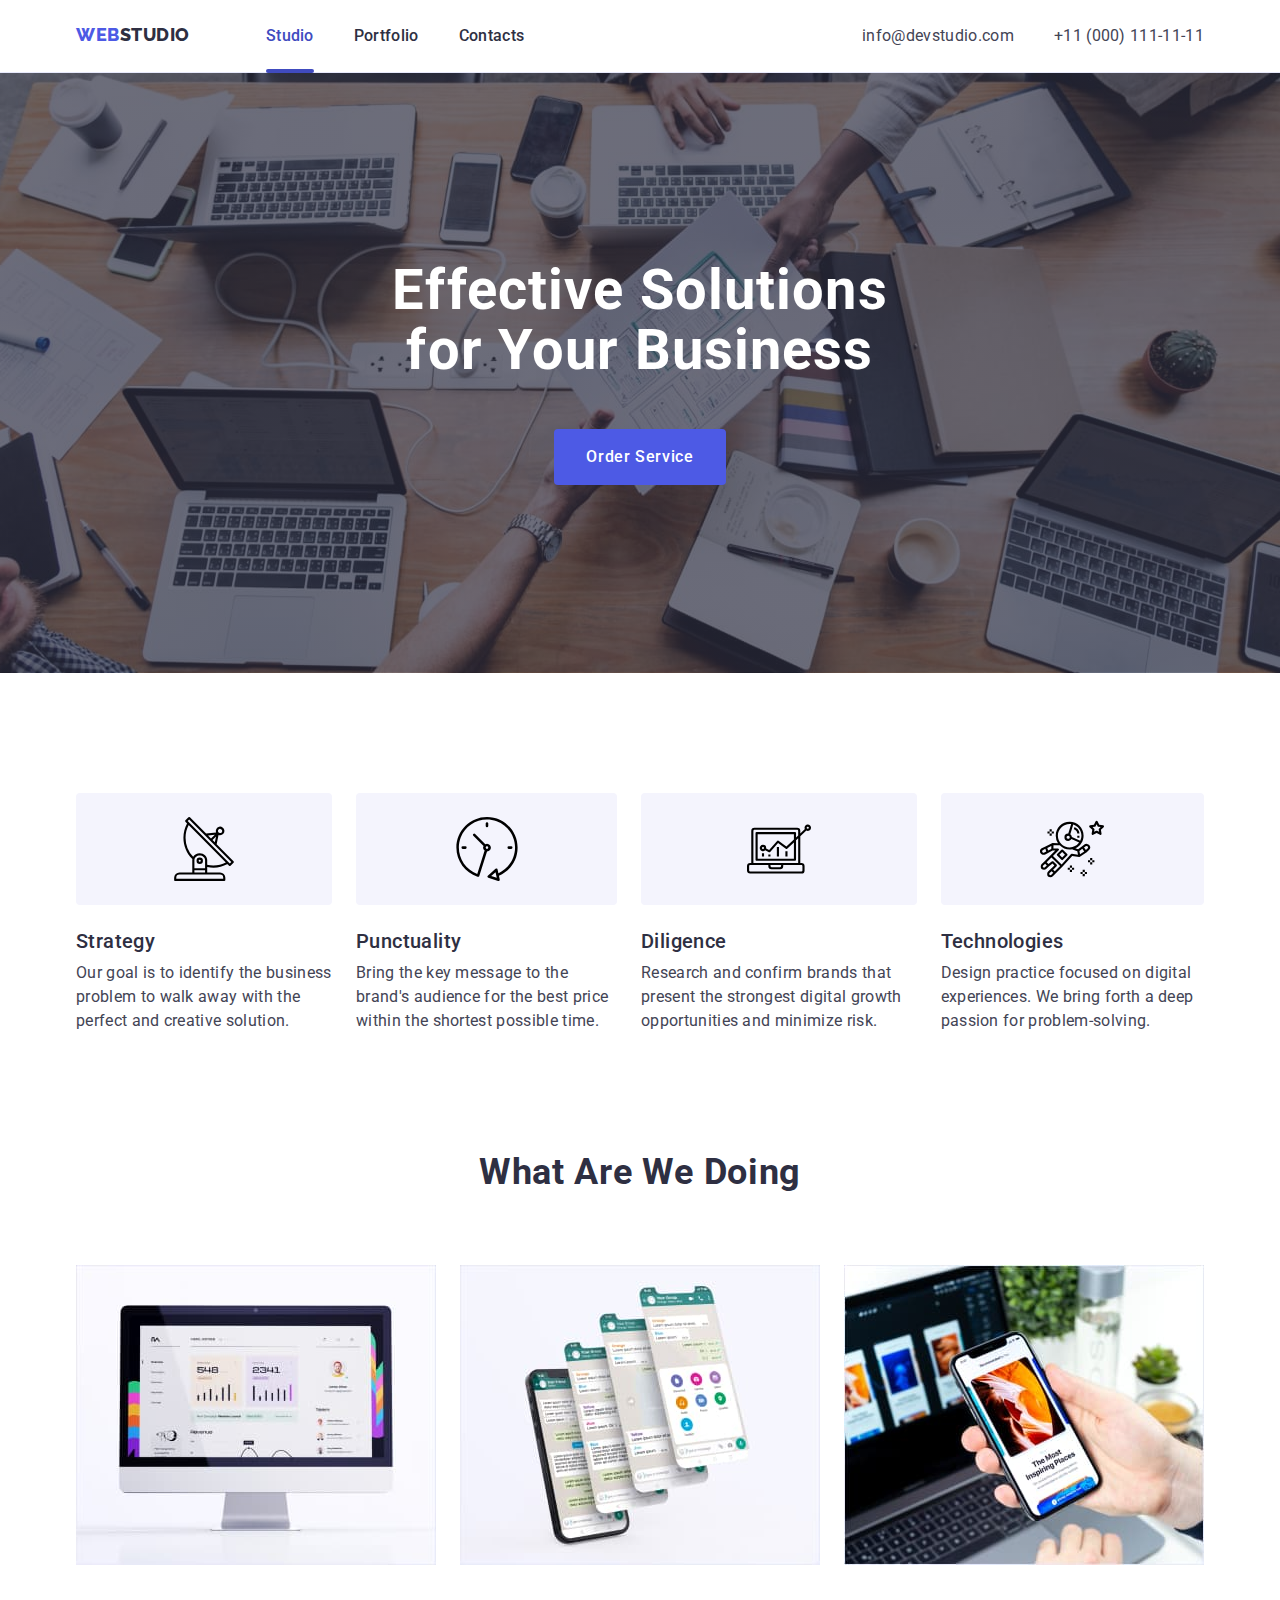
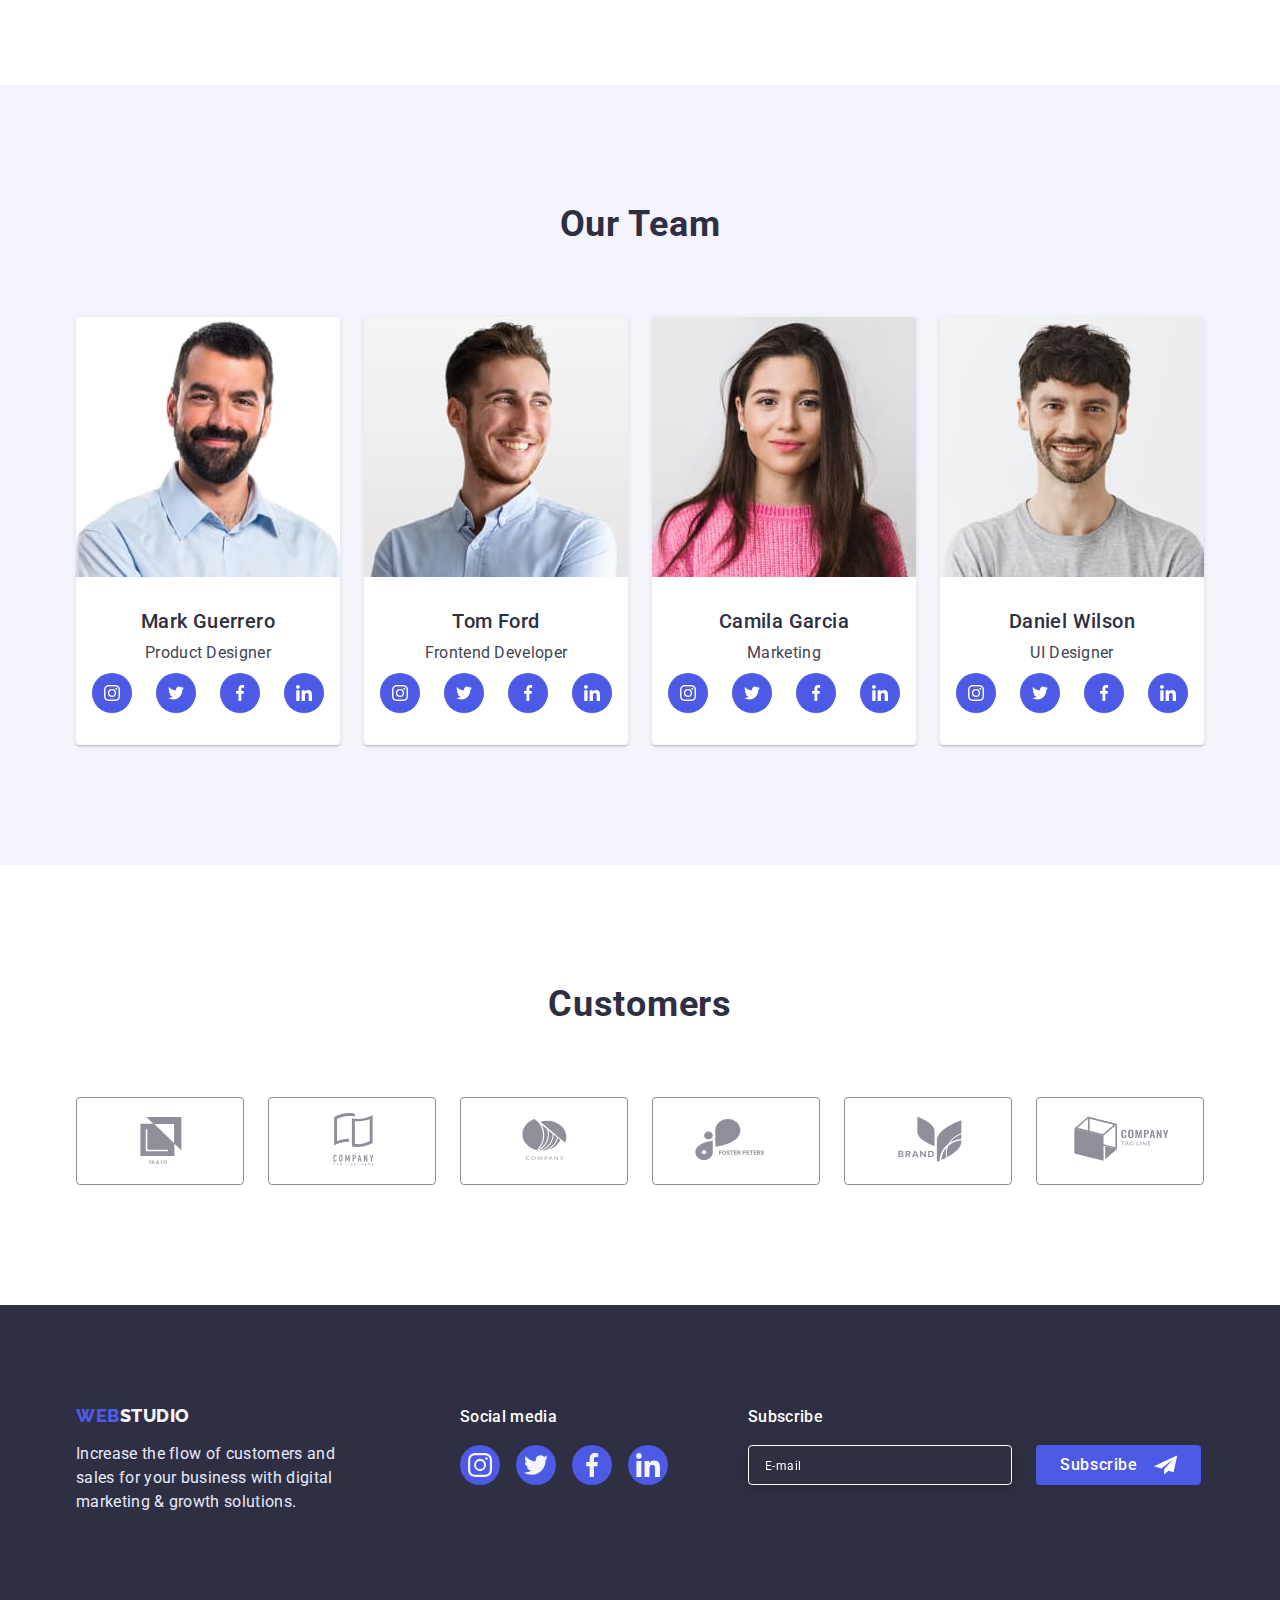
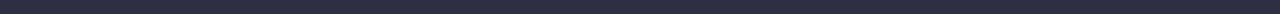
<file: index.html>
<!DOCTYPE html>
<html lang="en">
  <head>
    <meta charset="UTF-8" />
    <meta http-equiv="X-UA-Compatible" content="IE=edge" />
    <meta name="viewport" content="width=device-width, initial-scale=1.0" />
    <title>WebStudio</title>
    <link rel="preconnect" href="https://fonts.googleapis.com" />
    <link rel="preconnect" href="https://fonts.gstatic.com" crossorigin />
    <link
      href="https://fonts.googleapis.com/css2?family=Raleway:wght@800&family=Roboto:wght@400;500;700&display=swap"
      rel="stylesheet"
    />
    <link rel="stylesheet" href="https://cdnjs.cloudflare.com/ajax/libs/modern-normalize/1.1.0/modern-normalize.min.css" />
    <link rel="stylesheet" href="./css/styles.css" />
  </head>

  <body>
    <header class="header">
      <div class="container header-container">
      <nav class="nav">
        <a class="header-logo logo link" href="./index.html">Web<span class="header-web">Studio</span></a
        >
        <ul class="header-list list">
          <li class="header-item">
            <a class="header-link link current" href="./index.html">Studio</a>
          </li>
          <li class="header-item">
            <a class="header-link link" href="./portfolio.html">Portfolio</a>
          </li>
          <li class="header-item">
            <a class="header-link link" href="">Contacts</a>
          </li>
        </ul>
      </nav>
      <address class="address">
        <ul class="address-list list">
          <li class="address-item">
            <a class="address-link link" href="mailto:info@devstudio.com"
              >info@devstudio.com</a
            >
          </li>
          <li class="address-item">
            <a class="address-link link" href="tel:+110001111111"
              >+11 (000) 111-11-11</a
            >
          </li>
        </ul>
      </address>
      </div>
    </header>

    <main>
      <!--Hero-->
      <section class="hero">
        <div class="container hero-container">
        <h1 class="hero-title">Effective Solutions for Your Business</h1>
        <button type="button" class="hero-btn" data-modal-open>Order Service</button>
        </div>
      </section>

      <!--Feutures-->
      <section class="feutures">
        <div class="container feutures-container">
        <h2 class="visually-hidden">Feutures</h2>
        <ul class="feutures-list list">
          <li class="feutures-item">
            <div class="feutures-icon">
              <svg width="64" height="64">
              <use href="./images/sprite.svg#strategy"></use>
            </svg>
            </div>
            <h3 class="feutures-subtitle">Strategy</h3>
            <p class="feutures-text">
              Our goal is to identify the business problem to walk away with the
              perfect and creative solution.
            </p>
          </li>
          <li class="feutures-item">
            <div class="feutures-icon">
              <svg width="64" height="64">
              <use href="./images/sprite.svg#punctually"></use>
            </svg>
            </div>
            <h3 class="feutures-subtitle">Punctuality</h3>
            <p class="feutures-text">
              Bring the key message to the brand's audience for the best price
              within the shortest possible time.
            </p>
          </li>
          <li class="feutures-item">
            <div class="feutures-icon">
              <svg width="64" height="64">
              <use href="./images/sprite.svg#diligence"></use>
            </svg>
            </div>
            <h3 class="feutures-subtitle">Diligence</h3>
            <p class="feutures-text">
              Research and confirm brands that present the strongest digital
              growth opportunities and minimize risk.
            </p>
          </li>
          <li class="feutures-item">
            <div class="feutures-icon">
              <svg width="64" height="64">
              <use href="./images/sprite.svg#technoligies"></use>
            </svg>
            </div>
            <h3 class="feutures-subtitle">Technologies</h3>
            <p class="feutures-text">
              Design practice focused on digital experiences. We bring forth a
              deep passion for problem-solving.
            </p>
          </li>
        </ul>
        </div>
      </section>

      <!--What are we doing-->
      <section class="projects">
        <div class="container projects-container">
        <h2 class="projects-title">What are we doing</h2>
        <ul class="projects-list list">
          <li class="projects-item">
            <img
              src="./images/feutures/computer.jpg"
              alt="Computer design"
              width="360"
              height="300"
            />
          </li>
          <li class="projects-item">
            <img
              src="./images/feutures/applications.jpg"
              alt="Applications design"
              width="360"
              height="300"
            />
          </li>
          <li class="projects-item">
            <img
              src="./images/feutures/phone.jpg"
              alt="Phone design"
              width="360"
              height="300"
            />
          </li>
        </ul>
        </div>
      </section>

      <!--Out team-->
      <section class="team">
        <div class="container team-container">
        <h2 class="team-title">Our Team</h2>
        <ul class="team-title-list list">
          <li class="team-item">
            <img class="team-item-photo"
              src="./images/our-team/mark-guerrero.jpg"
              alt="Mark Guerrero"
              width="264"
              height="260"
            />
            <div class="team-photo-content-border">
            <h3 class="team-subtitle">Mark Guerrero</h3>
            <p class="team-text">Product Designer</p>
            <ul class="social-list list">
              <li class="social-list-item">
                <a href="" class="social-list-link">
                    <svg aria-label="instagram" class="social-list-icon" width="16" height="16">
                      <use href="./images/sprite.svg#instagram"></use>
                    </svg>
                </a>
              </li>
              <li class="social-list-item">
                <a href="" class="social-list-link">
                    <svg aria-label="twitter" class="social-list-icon" width="16" height="16">
                      <use href="./images/sprite.svg#twitter"></use>
                    </svg>
                </a>
              </li>
              <li class="social-list-item">
                <a href="" class="social-list-link">
                    <svg aria-label="facebook" class="social-list-icon" width="16" height="16">
                      <use href="./images/sprite.svg#facebook"></use>
                    </svg>
                </a>
              </li>
              <li class="social-list-item">
                <a href="" class="social-list-link">
                    <svg aria-label="linkedin" class="social-list-icon" width="16" height="16">
                      <use href="./images/sprite.svg#linkedin"></use>
                    </svg>
                </a>
              </li>
            </ul>
            </div>
          </li>
          <li class="team-item">
            <img class="team-item-photo"
              src="./images/our-team/tom-ford.jpg"
              alt="Tom Ford"
              width="264"
              height="260"
            />
            <div class="team-photo-content-border">
            <h3 class="team-subtitle">Tom Ford</h3>
            <p class="team-text">Frontend Developer</p>
            <ul class="social-list list">
              <li class="social-list-item">
                <a href="" class="social-list-link">
                    <svg aria-label="instagram" class="social-list-icon" width="16" height="16">
                      <use href="./images/sprite.svg#instagram"></use>
                    </svg>
                </a>
              </li>
              <li class="social-list-item">
                <a href="" class="social-list-link">
                    <svg aria-label="twitter" class="social-list-icon" width="16" height="16">
                      <use href="./images/sprite.svg#twitter"></use>
                    </svg>
                </a>
              </li>
              <li class="social-list-item">
                <a href="" class="social-list-link">
                    <svg aria-label="facebook" class="social-list-icon" width="16" height="16">
                      <use href="./images/sprite.svg#facebook"></use>
                    </svg>
                </a>
              </li>
              <li class="social-list-item">
                <a href="" class="social-list-link">
                    <svg aria-label="linkedin" class="social-list-icon" width="16" height="16">
                      <use href="./images/sprite.svg#linkedin"></use>
                    </svg>
                </a>
              </li>
            </ul>
            </div>
          </li>
          <li class="team-item">
            <img class="team-item-photo"
              src="./images/our-team/camila-garcia.jpg"
              alt="Camila Garcia"
              width="264"
              height="260"
            />
            <div class="team-photo-content-border">
            <h3 class="team-subtitle">Camila Garcia</h3>
            <p class="team-text">Marketing</p>
            <ul class="social-list list">
              <li class="social-list-item">
                <a href="" class="social-list-link">
                    <svg aria-label="instagram" class="social-list-icon" width="16" height="16">
                      <use href="./images/sprite.svg#instagram"></use>
                    </svg>
                </a>
              </li>
              <li class="social-list-item">
                <a href="" class="social-list-link">
                    <svg aria-label="twitter" class="social-list-icon" width="16" height="16">
                      <use href="./images/sprite.svg#twitter"></use>
                    </svg>
                </a>
              </li>
                            <li class="social-list-item">
                <a href="" class="social-list-link">
                    <svg aria-label="facebook" class="social-list-icon" width="16" height="16">
                      <use href="./images/sprite.svg#facebook"></use>
                    </svg>
                </a>
              </li>
              <li class="social-list-item">
                <a href="" class="social-list-link">
                    <svg aria-label="linkedin" class="social-list-icon" width="16" height="16">
                      <use href="./images/sprite.svg#linkedin"></use>
                    </svg>
                </a>
              </li>
            </ul>
            </div>
          </li>
          <li class="team-item">
            <img class="team-item-photo"
              src="./images/our-team/daniel-wilson.jpg"
              alt="Daniel Wilson"
              width="264"
              height="260"
            />
            <div class="team-photo-content-border">
            <h3 class="team-subtitle">Daniel Wilson</h3>
            <p class="team-text">UI Designer</p>
            <ul class="social-list list">
              <li class="social-list-item">
                <a href="" class="social-list-link">
                    <svg aria-label="instagram" class="social-list-icon" width="16" height="16">
                      <use href="./images/sprite.svg#instagram"></use>
                    </svg>
                </a>
              </li>
              <li class="social-list-item">
                <a href="" class="social-list-link">
                    <svg aria-label="twitter" class="social-list-icon" width="16" height="16">
                      <use href="./images/sprite.svg#twitter"></use>
                    </svg>
                </a>
              </li>
                            <li class="social-list-item">
                <a href="" class="social-list-link">
                    <svg aria-label="facebook" class="social-list-icon" width="16" height="16">
                      <use href="./images/sprite.svg#facebook"></use>
                    </svg>
                </a>
              </li>
              <li class="social-list-item">
                <a href="" class="social-list-link">
                    <svg aria-label="linkedin" class="social-list-icon" width="16" height="16">
                      <use href="./images/sprite.svg#linkedin"></use>
                    </svg>
                </a>
              </li>
            </ul>
            </div>
          </li>
        </ul>
        </div>
      </section>

      <!--Customers-->
      <section class="customers">
      <div class="container customers-container">
        <h2 class="customers-title">Customers</h2>
        <ul class="customers-list list">
          <li class="customers-list-item">
            <a href="" class="customers-list-link">
            <div class="customers-list-wrapper">
              <svg class="customers-list-icon" width="104" height="56">
                <use href="./images/sprite.svg#Logo1"></use>
              </svg>
            </div>
            </a>
          </li>
          <li class="customers-list-item">
            <a href="" class="customers-list-link">
              <div class="customers-list-wrapper">
              <svg class="customers-list-icon" width="104" height="56">
                <use href="./images/sprite.svg#Logo2"></use>
              </svg>
              </div>              
            </a>
          </li>
          <li class="customers-list-item">
            <a href="" class="customers-list-link">
              <div class="customers-list-wrapper">
              <svg class="customers-list-icon" width="104" height="56">
                <use href="./images/sprite.svg#Logo3"></use>
              </svg>
              </div>              
            </a>
          </li>
          <li class="customers-list-item">
            <a href="" class="customers-list-link">
              <div class="customers-list-wrapper">
              <svg class="customers-list-icon" width="104" height="56">
                <use href="./images/sprite.svg#Logo4"></use>
              </svg>
              </div>              
            </a>
          </li>
          <li class="customers-list-item">
            <a href="" class="customers-list-link">
              <div class="customers-list-wrapper">
              <svg class="customers-list-icon" width="104" height="56">
                <use href="./images/sprite.svg#Logo5"></use>
              </svg>
              </div>              
            </a>
          </li>
          <li class="customers-list-item">
            <a href="" class="customers-list-link">
              <div class="customers-list-wrapper">
              <svg class="customers-list-icon" width="104" height="56">
                <use href="./images/sprite.svg#Logo6"></use>
              </svg>
              </div>              
            </a>
          </li>
        </ul>
      </div>
      </section>
    </main>

    <footer class="footer">
      <div class="container footer-container">
        <div class="footer-text-div">
        <a class="footer-logo logo link" href="./index.html">Web<span class="footer-web">Studio</span></a
        >
      <p class="footer-text">
        Increase the flow of customers and sales for your business with digital
        marketing & growth solutions.
      </p>
        </div>
        <div class="footer-social-media">
          <p class="footer-text-title">Social media</p>
            <ul class="social-list footer-social-list list">
              <li class="social-list-item">
                <a href="" class="footer-social-list-link">
                    <svg aria-label="instagram" class="footer-social-list-icon" width="24" height="24">
                      <use href="./images/sprite.svg#instagram"></use>
                    </svg>
                </a>
              </li>
              <li class="social-list-item">
                <a href="" class="footer-social-list-link">
                    <svg aria-label="twitter" class="footer-social-list-icon" width="24" height="24">
                      <use href="./images/sprite.svg#twitter"></use>
                    </svg>
                </a>
              </li>
              <li class="social-list-item">
                <a href="" class="footer-social-list-link">
                    <svg aria-label="facebook" class="footer-social-list-icon" width="24" height="24">
                      <use href="./images/sprite.svg#facebook"></use>
                    </svg>
                </a>
              </li>
              <li class="social-list-item">
                <a href="" class="footer-social-list-link">
                    <svg aria-label="linkedin" class="footer-social-list-icon" width="24" height="24">
                      <use href="./images/sprite.svg#linkedin"></use>
                    </svg>
                </a>
              </li>
            </ul>
        </div>
      <form name="footer-form" autocomplete="on">
        <p class="footer-text-title">Subscribe</p>
        <div class="footer-form-div">
          <input type="email" name="email" class="footer-form-input" placeholder="E-mail">
        <button type="submit" class="footer-form-btn">Subscribe 
          <svg class="footer-btn-icon" width="24" height="24">
            <use href="./images/sprite.svg#icon-frame"></use>
          </svg>
        </button>
        </div>
      </form>

      </div>
    </footer>

    <div class="backdrop is-hidden" data-modal>
      <div class="modal">
        <button type="button" class="modal-close-btn" data-modal-close>
        <svg class="modal-close-btn-icon" width="8" height="8">
          <use href="./images/sprite.svg#modal-close"></use>
        </svg>
        </button>
        <p class="modal-title">Leave your contacts and we will call you back</p>
        <form class="modal-form">
          <label class="modal-form-field"> 
            <span  class="modal-label-text">Name</span>
            <span class="modal-input-wrapper">
            <input class="modal-input" type="text" name="user_name" placeholder=" " />
            <svg class="modal-form-input-icon" width="18" height="18">
              <use href="./images/sprite.svg#icon-person"></use>
            </svg>
            </span>
          </label>
          <label class="modal-form-field"> 
            <span  class="modal-label-text">Phone</span>
            <span class="modal-input-wrapper">
            <input class="modal-input" type="tel" name="user_phone" placeholder=" " />
            <svg class="modal-form-input-icon" width="18" height="24">
              <use href="./images/sprite.svg#icon-phone"></use>
            </svg>
            </span>
          </label>
          <label class="modal-form-field"> 
            <span  class="modal-label-text">Email</span>
            <span class="modal-input-wrapper">
            <input class="modal-input" type="email" name="user_email" placeholder=" " />
            <svg class="modal-form-input-icon" width="18" height="24">
              <use href="./images/sprite.svg#icon-email"></use>
            </svg>
            </span>
          </label>
          <label class="modal-form-field">
            <span  class="modal-label-text">Comment</span>
            <textarea name="user_message" class="modal-form-message" placeholder="Text input"
            ></textarea>
          </label>
          <label for="user-policy" class="modal-check-desc">
          <input id="user-policy" type="checkbox" name="user_policy" value="true" class="modal-checkbox visually-hidden">
            <span class="modal-fake-checkbox">
            <svg class="modal-checkbox-icon" width="10" height="8">
              <use href="./images/sprite.svg#modal-auto"></use>
            </svg>
            </span>
            I accept the terms and conditions of the&nbsp;<a class="policy-link" href="">Privacy Policy</a> 
          </label>
          <button type="submit" class="modal-form-btn">Send</button>
        </form>
      </div>
    </div>

    <script src="./js/modal.js"></script>
  </body>
</html>
</file>
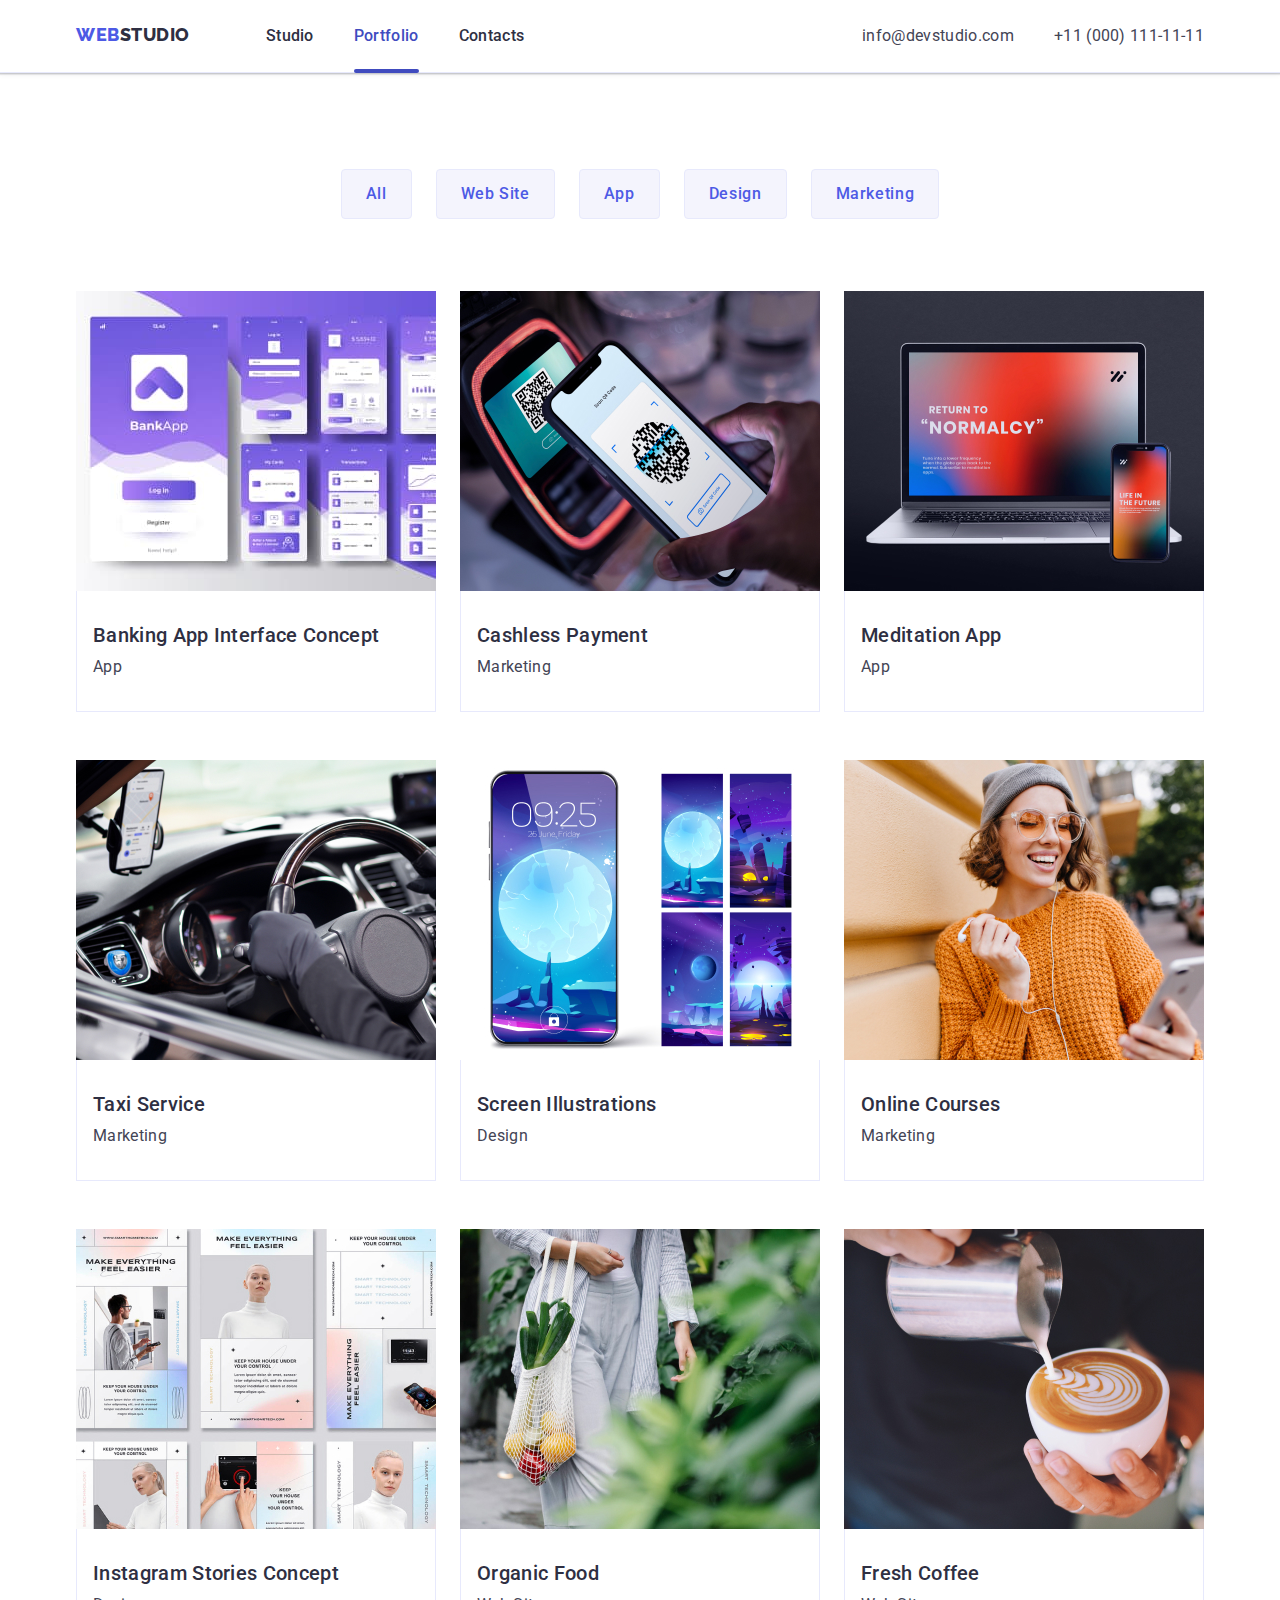
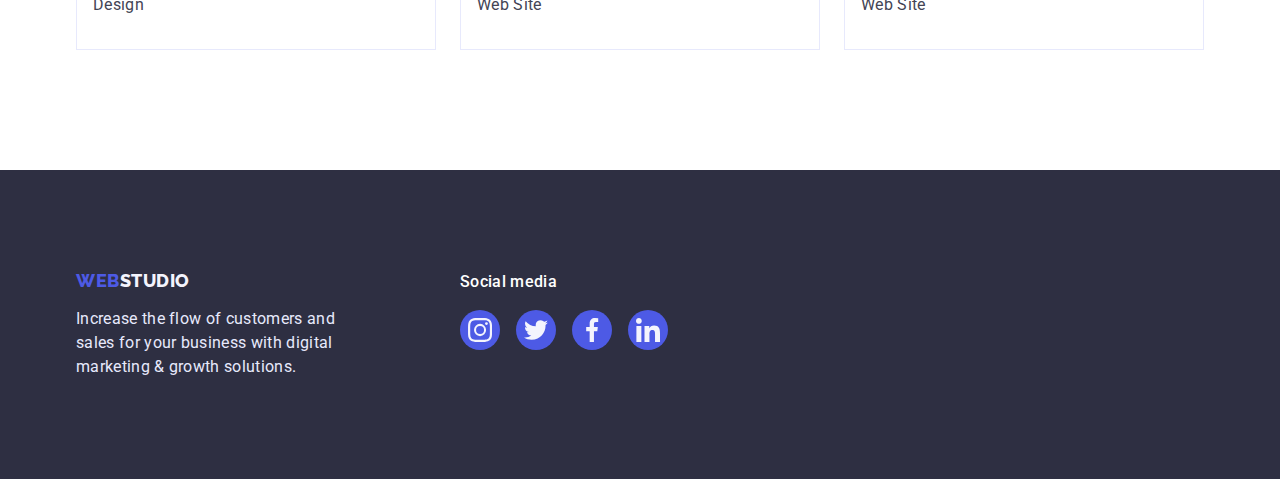
<file: portfolio.html>
<!DOCTYPE html>
<html lang="en">
  <head>
    <meta charset="UTF-8" />
    <meta http-equiv="X-UA-Compatible" content="IE=edge" />
    <meta name="viewport" content="width=device-width, initial-scale=1.0" />
    <title>WebStudio</title>
    <link rel="preconnect" href="https://fonts.googleapis.com" />
    <link rel="preconnect" href="https://fonts.gstatic.com" crossorigin />
    <link
      href="https://fonts.googleapis.com/css2?family=Raleway:wght@800&family=Roboto:wght@400;500;700&display=swap"
      rel="stylesheet"
    />
    <link rel="stylesheet" href="https://cdnjs.cloudflare.com/ajax/libs/modern-normalize/1.1.0/modern-normalize.min.css" />
    <link rel="stylesheet" href="./css/styles.css" />
  </head>

  <body>
    <header class="header">
      <div class="container header-container">
      <nav class="nav">
      <a class="header-logo logo link" href="./index.html">Web<span class="header-web">Studio</span></a
        >
        <ul class="header-list list">
          <li class="header-item">
            <a class="header-link link" href="./index.html">Studio</a>
          </li>
          <li class="header-item">
            <a class="header-link link current" href="./portfolio.html">Portfolio</a>
          </li>
          <li class="header-item">
            <a class="header-link link" href="">Contacts</a>
          </li>
        </ul>
      </nav>
      <address class="address">
        <ul class="address-list list">
          <li class="address-item">
            <a class="address-link link" href="mailto:info@devstudio.com"
              >info@devstudio.com</a
            >
          </li>
          <li class="address-item">
            <a class="address-link link" href="tel:+110001111111"
              >+11 (000) 111-11-11</a
            >
          </li>
        </ul>
      </address>
      </div>
    </header>

    <main>
      <section class="portfolio">
        <div class="container portfolio-container">
        <h1 class="visually-hidden">Portfolio cases</h1>
      <ul class="list portfolio-menu-card">
        <li class="portfolio-item">
          <button type="button" class="portfolio-page-btn">All</button>
        </li>
        <li class="portfolio-item">
          <button type="button" class="portfolio-page-btn">Web Site</button>
        </li>
        <li class="portfolio-item">
          <button type="button" class="portfolio-page-btn">App</button>
        </li>
        <li class="portfolio-item">
          <button type="button" class="portfolio-page-btn">Design</button>
        </li>
        <li class="portfolio-item">
          <button type="button" class="portfolio-page-btn">Marketing</button>
        </li>
      </ul>
      <ul class="list portfolio-pg-content">
        <li class="portfolio-item-content">
          <a class="link portfolio-item-link" href="">
            <div class="portfolio-photo-wrapper">
            <img
              src="./images/portfolio-page/bank-app.jpg"
              alt=""
              width="360"
              height="300"
            />
            <p class="overlay">14 Stylish and User-Friendly App Design Concepts · Task Manager App · Calorie Tracker App · Exotic Fruit Ecommerce App · Cloud Storage App</p>
            </div>
            <div class="portfolio-photo-content-border">
            <h2 class="portfolio-pg-namecard">Banking App Interface Concept</h2>
            <p class="portfolio-pg-text">App</p>
            <p class="portfolio-pg-text-back"></p>
            </div>
          </a>
        </li>
        <li class="portfolio-item-content">
          <a class="link portfolio-item-link" href="">
            <div class="portfolio-photo-wrapper">
            <img
              src="./images/portfolio-page/cashless-payment.jpg"
              alt=""
              width="360"
              height="300"
            /> 
            <p class="overlay">14 Stylish and User-Friendly App Design Concepts · Task Manager App · Calorie Tracker App · Exotic Fruit Ecommerce App · Cloud Storage App</p>
            </div>
            <div class="portfolio-photo-content-border">
            <h2 class="portfolio-pg-namecard">Cashless Payment</h2>
            <p class="portfolio-pg-text">Marketing</p>
            <p class="portfolio-pg-text-back"></p>
            </div>
          </a>
        </li>
        <li class="portfolio-item-content">
          <a class="link portfolio-item-link" href="">
            <div class="portfolio-photo-wrapper">
            <img
              src="./images/portfolio-page/meditation-app.jpg"
              alt=""
              width="360"
              height="300"
            /> 
            <p class="overlay">14 Stylish and User-Friendly App Design Concepts · Task Manager App · Calorie Tracker App · Exotic Fruit Ecommerce App · Cloud Storage App</p>
            </div>
            <div class="portfolio-photo-content-border">
            <h2 class="portfolio-pg-namecard">Meditation App</h2>
            <p class="portfolio-pg-text">App</p>
            <p class="portfolio-pg-text-back"></p>
            </div>
          </a>
        </li>
        <li class="portfolio-item-content">
          <a class="link portfolio-item-link" href="">
            <div class="portfolio-photo-wrapper">
            <img
              src="./images/portfolio-page/taxi-service.jpg"
              alt=""
              width="360"
              height="300"
            />          
            <p class="overlay">14 Stylish and User-Friendly App Design Concepts · Task Manager App · Calorie Tracker App · Exotic Fruit Ecommerce App · Cloud Storage App</p>
            </div>
            <div class="portfolio-photo-content-border">
            <h2 class="portfolio-pg-namecard">Taxi Service</h2>
            <p class="portfolio-pg-text">Marketing</p>
            <p class="portfolio-pg-text-back"></p>
            </div>
          </a>
        </li>
        <li class="portfolio-item-content">
          <a class="link portfolio-item-link" href="">
            <div class="portfolio-photo-wrapper">
            <img
              src="./images/portfolio-page/screen-illustrations.jpg"
              alt=""
              width="360"
              height="300"
            /> 
            <p class="overlay">14 Stylish and User-Friendly App Design Concepts · Task Manager App · Calorie Tracker App · Exotic Fruit Ecommerce App · Cloud Storage App</p>
            </div>
            <div class="portfolio-photo-content-border">
            <h2 class="portfolio-pg-namecard">Screen Illustrations</h2>
            <p class="portfolio-pg-text">Design</p>
            <p class="portfolio-pg-text-back"></p>
            </div>
          </a>
        </li>
        <li class="portfolio-item-content">
          <a class="link portfolio-item-link" href="">
            <div class="portfolio-photo-wrapper">
            <img
              src="./images/portfolio-page/online-courses.jpg"
              alt=""
              width="360"
              height="300"
            /> 
            <p class="overlay">14 Stylish and User-Friendly App Design Concepts · Task Manager App · Calorie Tracker App · Exotic Fruit Ecommerce App · Cloud Storage App</p>
            </div>
            <div class="portfolio-photo-content-border">
            <h2 class="portfolio-pg-namecard">Online Courses</h2>
            <p class="portfolio-pg-text">Marketing</p>
            <p class="portfolio-pg-text-back"></p>
            </div>
          </a>
        </li>
        <li class="portfolio-item-content">
          <a class="link portfolio-item-link" href="">
            <div class="portfolio-photo-wrapper">
            <img
              src="./images/portfolio-page/instagram-stories.jpg"
              alt=""
              width="360"
              height="300"
            />
            <p class="overlay">14 Stylish and User-Friendly App Design Concepts · Task Manager App · Calorie Tracker App · Exotic Fruit Ecommerce App · Cloud Storage App</p>
            </div>
            <div class="portfolio-photo-content-border">
            <h2 class="portfolio-pg-namecard">Instagram Stories Concept</h2>
            <p class="portfolio-pg-text">Design</p>
            <p class="portfolio-pg-text-back"></p>
            </div>
          </a>
        </li>
        <li class="portfolio-item-content">
          <a class="link portfolio-item-link" href="">
            <div class="portfolio-photo-wrapper">
            <img
              src="./images/portfolio-page/organic-food.jpg"
              alt=""
              width="360"
              height="300"
            /> 
            <p class="overlay">14 Stylish and User-Friendly App Design Concepts · Task Manager App · Calorie Tracker App · Exotic Fruit Ecommerce App · Cloud Storage App</p>
            </div>
            <div class="portfolio-photo-content-border">
            <h2 class="portfolio-pg-namecard">Organic Food</h2>
            <p class="portfolio-pg-text">Web Site</p>
            <p class="portfolio-pg-text-back"></p>
            </div>
          </a>
        </li>
        <li class="portfolio-item-content">
          <a class="link portfolio-item-link" href="">
            <div class="portfolio-photo-wrapper">
            <img
              src="./images/portfolio-page/fresh-coffee.jpg"
              alt=""
              width="360"
              height="300"
            /> 
            <p class="overlay">14 Stylish and User-Friendly App Design Concepts · Task Manager App · Calorie Tracker App · Exotic Fruit Ecommerce App · Cloud Storage App</p>
            </div>
            <div class="portfolio-photo-content-border">
            <h2 class="portfolio-pg-namecard">Fresh Coffee</h2>
            <p class="portfolio-pg-text">Web Site</p>
            <p class="portfolio-pg-text-back"></p>
            </div>
          </a>
        </li>
      </ul>
        </div>
      </section>  
    </main>

    <footer class="footer">
      <div class="container footer-container">
        <div class="footer-text-div">
        <a class="footer-logo logo link" href="./index.html">Web<span class="footer-web">Studio</span></a
        >
      <p class="footer-text">
        Increase the flow of customers and sales for your business with digital
        marketing & growth solutions.
      </p>
        </div>
        <div class="footer-social-media">
          <p class="footer-text-title">Social media</p>
            <ul class="social-list footer-social-list list">
              <li class="social-list-item">
                <a href="" class="footer-social-list-link">
                    <svg aria-label="instagram" class="footer-social-list-icon" width="24" height="24">
                      <use href="./images/sprite.svg#instagram"></use>
                    </svg>
                </a>
              </li>
              <li class="social-list-item">
                <a href="" class="footer-social-list-link">
                    <svg aria-label="twitter" class="footer-social-list-icon" width="24" height="24">
                      <use href="./images/sprite.svg#twitter"></use>
                    </svg>
                </a>
              </li>
              <li class="social-list-item">
                <a href="" class="footer-social-list-link">
                    <svg aria-label="facebook" class="footer-social-list-icon" width="24" height="24">
                      <use href="./images/sprite.svg#facebook"></use>
                    </svg>
                </a>
              </li>
              <li class="social-list-item">
                <a href="" class="footer-social-list-link">
                    <svg aria-label="linkedin" class="footer-social-list-icon" width="24" height="24">
                      <use href="./images/sprite.svg#linkedin"></use>
                    </svg>
                </a>
              </li>
            </ul>
        </div>
      </div>
    </footer>
  </body>
</html>
</file>
<file: css/styles.css>
:root {
    --primary-font: 'Roboto', sans-serif;
    --secondary-font: 'Raleway', sans-serif; 
    --backround-light: #F4F4FD;
    --background-dark: #2E2F42;
    --brand-color: #4d5ae5;
    --accent-color: #404bbf;
    --success: #31d0aa;
    --color-text-main: #434455;
    --color-text-second: #8e8f99;
    --accent-lines: #e7e9fc;
    --transition-dur-time: 250ms cubic-bezier(0.4, 0, 0.2, 1);
} 

.list {
    list-style: none;
}

.link {
    text-decoration: none;
}

p, h1, h2, h3, h4, h5, h6 {
    margin-top: 0;
    margin-bottom: 0;
}

ul, ol {
    margin-top: 0;
    margin-bottom: 0;
    padding-left: 0;
}

img {
    display: block;
}

button {
    cursor: pointer;
}

body {
    font-family: var(--primary-font);
    font-size: 16px;
    letter-spacing: 0.02em;
    color: var(--color-text-main);
}

.container {
    width: 1158px;
    padding-left: 15px;
    padding-right: 15px;
    margin-left: auto;
    margin-right: auto;
}
/* ============================== COMPONENTS ============================ */
.projects-title,
.team-title,
.customers-title {
    margin-bottom: 72px;
    text-align: center;
    
    font-weight: 700;
    font-size: 36px;
    line-height: 1.11;
    text-align: center;
    letter-spacing: 0.02em;
    text-transform: capitalize;
    
    color: var(--background-dark);
}

.feutures-subtitle,
.team-subtitle {
    font-weight: 500;
    font-size: 20px;
    line-height: 1.2;
    letter-spacing: 0.02em;
    color: var(--background-dark);
}

.logo  {
    font-family: var(--secondary-font);
    font-weight: 800;
    font-size: 18px;
    letter-spacing: 0.03em;
    align-items: center;
    text-transform: uppercase;
}

.visually-hidden {
    position: absolute;
    width: 1px;
    height: 1px;
    margin: -1px;
    border: 0;
    padding: 0;
    white-space: nowrap;
    clip-path: inset(100%);
    clip: rect(0 0 0 0);
    overflow: hidden;
}
/* ============================== /COMPONENTS ============================ */

/* ============================== HEADER  =============================== */
.header-container {
    display: flex;

    /* border: 1px solid tomato;
    background: teal; */
}

.logo {
    margin-right: 76px;

    line-height: 1.17;
    color: var(--brand-color);
}

.header-web {
    color: var(--background-dark);
}

.header {
    padding-top: 24px;
    padding-bottom: 24px;
    border-bottom: 1px solid var(--accent-lines);
    box-shadow: 0px 2px 1px rgba(46, 47, 66, 0.08), 0px 1px 1px rgba(46, 47, 66, 0.16), 0px 1px 6px rgba(46, 47, 66, 0.08);
}

.header-link {
    font-weight: 500;
    line-height: 1.5;
    color: var(--background-dark);

    position: relative;
    display: block;
}

.header-link.current::after {
    content: '';

    position: absolute;
    width: 100%;
    height: 4px;
    left: 0px;
    top: 45px;
    background: var(--accent-color);
    border-radius: 2px;
}

.header-list {
    display: flex;
    align-items: center;
}

.header-item:not(:last-child) {
    margin-right: 40px;
}

.nav {
    display: flex;
    justify-content: center;
}

.nav .link {
    display: block;
    transition: color var(--transition-dur-time);
}

.nav .link:hover,
.nav .link:focus {
   color: var(--accent-color);
}

.link.current {
    color: var(--accent-color);
}

.address {
    font-style: normal;
    margin-left: auto;
}

.address-list {
    display: flex;
}

.address-link {
    font-weight: 400;
    line-height: 1.5;
    color: var(--color-text-main);

    display: block;

    transition: color var(--transition-dur-time);
}

.address-link:hover,
.address-link:focus {
    color: var(--accent-color);
}

.address-item + .address-item {
    margin-left: 40px;
}

/* ============================== /HEADER ============================= */

/* ============================== HERO  =============================== */
.hero-container {
    text-align: center;
    

    /* border: 1px solid teal;
    background: tomato; */
} 

.hero{
    background: rgba(46, 47, 66, 0.7);
    padding-top: 188px;
    padding-bottom: 188px;
    max-width: 1440px;
    margin-left: auto;
    margin-right: auto;
    
    background-image: linear-gradient(rgba(46, 47, 66, 0.7), rgba(46, 47, 66, 0.7)), 
        url(../images/hero.jpg);
    background-position: center;
    background-size: cover;
    background-repeat: no-repeat;

}

.hero-title {
    margin-left: auto;
    margin-right: auto;
    margin-bottom: 48px;
    max-width: 496px;
    font-weight: 700;
    font-size: 56px;
    line-height: 1.07;
    letter-spacing: 0.02em;
    text-align: center;
    color: #FFFFFF;
}

.hero-btn {
    display: inline-block;
    min-width: 169px;
    padding: 16px 32px;
    border: none;
    border-radius: 4px;

    font-family: inherit;
    font-weight: 500;
    font-size: 16px;
    line-height: 1.5;
    align-items: center;
    letter-spacing: 0.04em;
    color: #FFFFFF;
    background-color: var(--brand-color);

    transition: background-color var(--transition-dur-time);
}

.hero-btn:hover,
.hero-btn:focus {
    background-color: var(--accent-color);
}
/* ============================== /HERO =============================== */

/* ============================== FEUTURES ============================ */
.feutures {
    padding-top: 120px;
    padding-bottom: 120px;

    /* background-color: teal; */
}

.feutures-list {
    display: flex;
}

.feutures-item:not(:last-child) {
    margin-right: 24px;
}

.feutures-text {
    margin-top: 8px;
    line-height: 1.5;
}

.feutures-icon {
    display: flex;
    justify-content: center;
    align-items: center;
    margin-bottom: 24px;
    height: 112px;
    background: var(--backround-light);
    border-radius: 4px;
    background-position: center center;
    }

/* ============================== /FEUTURES ========================== */

/* ============================== PROJECTS =========================== */
.projects {
    padding-bottom: 120px;
}

.projects-list {
    display: flex;
    gap: 24px;
    /* justify-content: space-between; */
}

.project-item {
    flex-basis: calc((100% - 48px) / 3);
}

/* .projects-item:not(:nth-child(3n)) {
    margin-right: 24px;
} */
/* ============================== /PROJECTS ========================= */

/* ============================== TEAM =============================== */
.team {
    padding-top: 120px;
    padding-bottom: 120px;
    background-color: var(--backround-light)
}

.team-subtitle {
    text-align: center;
    margin-bottom: 8px;
}

.team-title-list {
    display: flex;
    gap: 24px;
}

/* .team-item:not(:nth-child(4n)) {
    margin-right: 24px;
} */

.team-text {
    line-height: 1.5;
    text-align: center;
    margin-bottom: 8px;
}

.team-item {
    flex-basis: calc((100% - 72px) / 4);
    background-color: #fff;
    box-shadow: 0px 1px 6px rgba(46, 47, 66, 0.08), 0px 1px 1px rgba(46, 47, 66, 0.16), 0px 2px 1px rgba(46, 47, 66, 0.08);
    border-radius: 0px 0px 4px 4px;
}

.team-photo-content-border {
    padding-top: 32px;
    padding-bottom: 32px;
}

.social-list {
    display: flex;
    justify-content: center;
    gap: 24px;
}

.social-list-item {
    width: 40px;
    height: 40px;
}

.social-list-link {
    display: flex;
    justify-content: center;
    align-items: center;
    width: 100%;
    height: 100%;
    border-radius: 50%;
    background-color: var(--brand-color);

    transition: background-color var(--transition-dur-time);
}

.social-list-icon {
    fill: #fff;
}

.social-list-link:hover,
.social-list-link:focus {
    background-color: var(--accent-color);
}
/* ============================== /TEAM =============================== */
/* ==============================CUSTOMERS=============================*/
.customers {
    padding-top: 120px;
    padding-bottom: 120px;
}

.customers-list {
    display: flex;
    justify-content: center;
    gap: 24px;
}

.customers-list-item {
    width: calc((100% - 120px) / 6);
    height: 88px;
}

.customers-list-link {
    display: flex;
    justify-content: center;
    align-items: center;
    width: 100%;
    height: 100%;
    border: 1px solid var(--color-text-second);
    border-radius: 4px;
}

.customers-list-link {
    transition: border var(--transition-dur-time);
}

.customers-list-wrapper {
    display: block;
    fill: var(--color-text-second);
    transition: fill var(--transition-dur-time);
}

.customers-list-link:hover,
.customers-list-link:focus {
    border: 1px solid var(--accent-color);
}

.customers-list-link:hover .customers-list-wrapper,
.customers-list-link:focus .customers-list-wrapper {
    fill: var(--accent-color)
}
/* ==============================/CUSTOMERS=============================*/
/* ============================== FOOTER =============================== */
.footer {
    padding-top: 100px;
    padding-bottom: 100px;

    background: var(--background-dark);
}

.footer-container {
    display: flex;
}

.footer-logo {
    margin-right: o;
    line-height: 1.17;
    color: var(--brand-color);
}

.footer-web {
    color: var(--backround-light);
}

.footer-text {
    margin-top: 16px;
    line-height: 1.5;
    color: var(--accent-lines);
}

.footer-text-div {
    max-width: 264px;
    margin-right: 120px;
}

.footer-text-title {
    font-weight: 500;
    line-height: 1.5;
    color: #FFFFFF;

    margin-bottom: 16px;
}

.footer-social-media {
    margin-right: 80px;
}

.footer-social-list {
    gap: 16px;
}

.footer-social-list-link {
    display: flex;
    justify-content: center;
    align-items: center;
    width: 100%;
    height: 100%;
    border-radius: 50%;
    background-color: var(--brand-color);
    /* background-color: rgba(255, 255, 255, 0.1); */
    
    transition: background-color var(--transition-dur-time);
}

.footer-social-list-icon {
    fill: var(--backround-light);
}

.footer-form-div {
    display: flex;
}

.footer-social-list-link:hover,
.footer-social-list-link:focus {
    background-color: var(--success);
}

.footer-form-input {
    width: 264px;
    height: 40px;
    border: 1px solid #FFFFFF;
    filter: drop-shadow(0px 4px 4px rgba(0, 0, 0, 0.15));
    border-radius: 4px;
    background-color: var(--background-dark);
    margin-right: 24px;
    color: #ffffff;
    padding-left: 16px;
}

.footer-form-input::placeholder {
    font-weight: 400;
    font-size: 12px;
    line-height: 2.0;
    align-items: center;
    letter-spacing: 0.04em;
    color: #FFFFFF;
}

.footer-form-btn {
    display: flex;
    width: 165px;
    height: 40px;
    padding: 8px 24px;
    align-items: center;
    justify-content: center;
    gap: 16px;

    font-family: 'Roboto', sans-serif;
    font-weight: 500;
    font-size: 16px;
    line-height: 1.5px;
    text-align: center;
    letter-spacing: 0.04em;
    color: #FFFFFF;
    border-radius: 4px;
    border: none;
    background-color: var(--brand-color);
    transition: background-color var(--transition-dur-time), box-shadow var(--transition-dur-time);
}

.footer-form-btn:hover,
.footer-form-btn:focus {
    background-color: var(--accent-color);
    box-shadow: 0px 4px 4px rgba(0, 0, 0, 0.15);
}

.footer-btn-icon {
    fill: #FFFFFF;
}
/* ============================== /FOOTER =============================== */
/* ============================== PORTFOLIO PAGE ======================= */
.portfolio {
    padding-top: 96px;
    padding-bottom: 120px;
}

.portfolio-page-btn {
    display: inline-block;
    padding: 12px 24px;

    font-family: 'Roboto', sans-serif;
    font-size: 16px;
    font-weight: 500;
    line-height: 1.5;
    text-align: center;
    letter-spacing: 0.04em;
    color: var(--brand-color);
    background-color: var(--backround-light);

    border: 1px solid var(--accent-lines);
    border-radius: 4px;

    transition: color var(--transition-dur-time), background-color var(--transition-dur-time), border-color var(--transition-dur-time), box-shadow var(--transition-dur-time);
}

.portfolio-page-btn:hover,
.portfolio-page-btn:focus {
    color: #FFFFFF;
    background-color: var(--accent-color);
    border-color: var(--accent-color);
    box-shadow: 0px 3px 1px rgba(0, 0, 0, 0.1), 0px 2px 1px rgba(0, 0, 0, 0.08), 0px 2px 2px rgba(0, 0, 0, 0.12);
}

.portfolio-pg-namecard {
    margin-bottom: 8px;
    font-weight: 500;
    font-size: 20px;
    line-height: 1.2;
    color: var(--background-dark);
}

.portfolio-pg-text {
    line-height: 1.5;
    color: var(--color-text-main);
}

.portfolio-menu-card {
    display: flex;
    margin-bottom: 72px;
    justify-content: center;
}

.portfolio-item:not(:last-child) {
    margin-right: 24px;
}

.portfolio-pg-content {
    display: flex;
    flex-wrap: wrap;
}

.portfolio-item-content {
    width: calc((100% - 48px) / 3);
    margin-right: 24px;
    margin-bottom: 48px;
}

.portfolio-item-content:nth-child(3n) {
    margin-right: 0;
}

.portfolio-item-content:nth-last-child(-n + 3) {
    margin-bottom: 0;
}

.portfolio-item-link {
    display: block;
    transition: box-shadow var(--transition-dur-time);
}

.portfolio-item-link:hover,
.portfolio-item-link:focus {
    box-shadow: 0px 1px 6px rgba(46, 47, 66, 0.08), 0px 1px 1px rgba(46, 47, 66, 0.16), 0px 2px 1px rgba(46, 47, 66, 0.08);
}

.portfolio-photo-content-border {
    padding-top: 32px;
    padding-bottom: 32px;
    padding-left: 16px;
    border: 1px solid var(--accent-lines);
    border-top: none;
}

.portfolio-photo-wrapper {
    position: relative;
    overflow: hidden;
}

.overlay {
    position: absolute;
    left: 0;
    top: 0;
    width: 100%;
    height: 100%;
    transform: translate(0, 100%);
    transition: transform var(--transition-dur-time);

    line-height: 1.5;
    padding-top: 40px;
    padding-right: 32px;
    padding-left: 32px;
    color: var(--backround-light);
    background-color: var(--brand-color);
}

.portfolio-item-link:hover .overlay,
.portfolio-item-link:focus .overlay {
    transform: translate(0, 0);
}

img {
    width: 100%;
    height: auto;
} 
/* ============================== /PORTFOLIO PAGE ======================= */
/* ===============================MODAL WINDOW =========================== */
.backdrop {
    position: fixed;
    top: 0;
    left: 0;
    width: 100%;
    height: 100%;
    opacity: 1;
    background: rgba(46, 47, 66, 0.4);
    transition: opacity var(--transition-dur-time), visibility var(--transition-dur-time);
}

.backdrop.is-hidden {
    opacity: 0;
    visibility: hidden;
    pointer-events: none;
}

.modal {
    position: absolute;
    top: 50%;
    left: 50%;
    transform: translate(-50%, -50%) scale(1);
    transition: transform var(--transition-dur-time);

    width: 408px;
    background: #FCFCFC;
    box-shadow: 0px 1px 1px rgba(0, 0, 0, 0.14), 0px 1px 3px rgba(0, 0, 0, 0.12), 0px 2px 1px rgba(0, 0, 0, 0.2);
    border-radius: 4px;
    padding: 72px 24px 24px;
}

.backdrop.is-hidden .modal {
    transform: translate(-50%, -50%) scale(0);
}

.modal-close-btn {
    position: absolute;
    top: 24px;
    right: 24px;

    display: flex;
    justify-content: center;
    align-items: center;
    width: 24px;
    height: 24px;
    background: var(--accent-lines); 
    border: 1px solid rgba(0, 0, 0, 0.1);
    border-radius: 50%;
    transition: border-color var(--transition-dur-time), background-color var(--transition-dur-time);
}

.modal-close-btn:hover,
.modal-close-btn:focus {
    border-color: var(--accent-color);
    background-color: var(--accent-color);
}

.modal-close-btn-icon {
    fill: var(--background-dark);
    transition: fill var(--accent-color);
}

.modal-close-btn:hover .modal-close-btn-icon,
.modal-close-btn:focus .modal-close-btn-icon {
    fill: #FFFFFF;
}

.modal-title {
    font-weight: 500;
    line-height: 1.5;
    text-align: center;
    color: var(--background-dark);
    margin-bottom: 16px;
}

.modal-form-field {
    display: block;
    margin-bottom: 8px;
}

.modal-label-text {
    display: block;
    font-size: 12px;
    line-height: 1.17;
    letter-spacing: 0.04em;
    color: var(--color-text-second);
    margin-bottom: 4px;
}

.modal-input {
    width: 100%;
    height: 40px;
    padding-left: 38px;
    border: 1px solid;
    border-color: rgba(46, 47, 66, 0.4);
    border-radius: 4px;
    background-color: transparent;
    transition: border-color var(--transition-dur-time);
}

.modal-input-wrapper {
    position: relative;
}

.modal-form-input-icon {
    position: absolute;
    left: 16px;
    top: 50%;
    transform: translateY(-50%);
    transition: fill var(--transition-dur-time);
}

.modal-input::placeholder {
}

.modal-input:focus,
.modal-form-message:focus {
    outline: none;
    border-color: var(--brand-color);
}

.modal-input:focus +.modal-form-input-icon {
    fill: var(--brand-color);
}

.modal-form-message {
    width: 100%;
    height: 120px;
    line-height: 1.5;
    color: var(--background-dark);
    padding: 8px 16px;
    margin-bottom: 16px;
    resize: none;
    border: 1px solid; 
    border-color: rgba(46, 47, 66, 0.4);
    border-radius: 4px;
    background-color: transparent;
    transition: border-color var(--transition-dur-time);
}

.modal-form-message::placeholder {
    color: rgba(46, 47, 66, 0.4);
    font-size: 12px;
    line-height: 1.17;
    letter-spacing: 0.04em;
}

.modal-form-btn {
    display: block;
    width: 169px;
    height: 56px;
    font-family: 'Roboto', sans-serif;
    font-weight: 500;
    line-height: 1.5px;
    letter-spacing: 0.04em;
    color: #FFFFFF;
    margin-left: auto;
    margin-right: auto;
    padding: 16px 32px;

    background: var(--brand-color);
    box-shadow: 0px 4px 4px rgba(0, 0, 0, 0.15);
    border-radius: 4px;
    border: none;
    outline: none;
    transition: background-color var(--transition-dur-time), box-shadow var(--transition-dur-time);
}

.modal-form-btn:hover,
.modal-form-btn:focus {
    background-color: var(--accent-color);
    box-shadow: 0px 4px 4px rgba(0, 0, 0, 0.15);
}

.modal-check-desc {
    display: flex;
    align-items: center;
    font-size: 12px;
    line-height: 1.17;
    letter-spacing: 0.04em;
    color: var(--color-text-second);
    margin-bottom: 24px;
}

/* .modal-check-desc::before {
    display: block;
    position: relative;
    width: 16px;
    height: 16px;
    border: 1px solid rgba(46, 47, 66, 0.4);
    border-radius: 2px;
    content: " ";
    cursor: pointer;
    margin-right: 8px;
    background-color: transparent;
} */

.modal-fake-checkbox {
    display: flex;
    align-items: center;
    justify-content: center;;
    width: 16px;
    height: 16px;
    border: 1px solid rgba(46, 47, 66, 0.4);
    border-radius: 2px;
    cursor: pointer;
    margin-right: 8px;
    fill: transparent;
    background-color: transparent;
    transition: background-color var(--transition-dur-time), border var(--transition-dur-time), fill var(--transition-dur-time), border-color var(--transition-dur-time); 
}

.modal-checkbox:checked + .modal-fake-checkbox {
    background-color: var(--accent-color);
    border: none;
    fill: var(--backround-light);
}

.modal-checkbox:focus + .modal-fake-checkbox {
    border-color: var(--accent-color);
}

.policy-link {
    color: var(--brand-color);
}

/* ============================/MODAL WINDOW =========================== */
</file>
